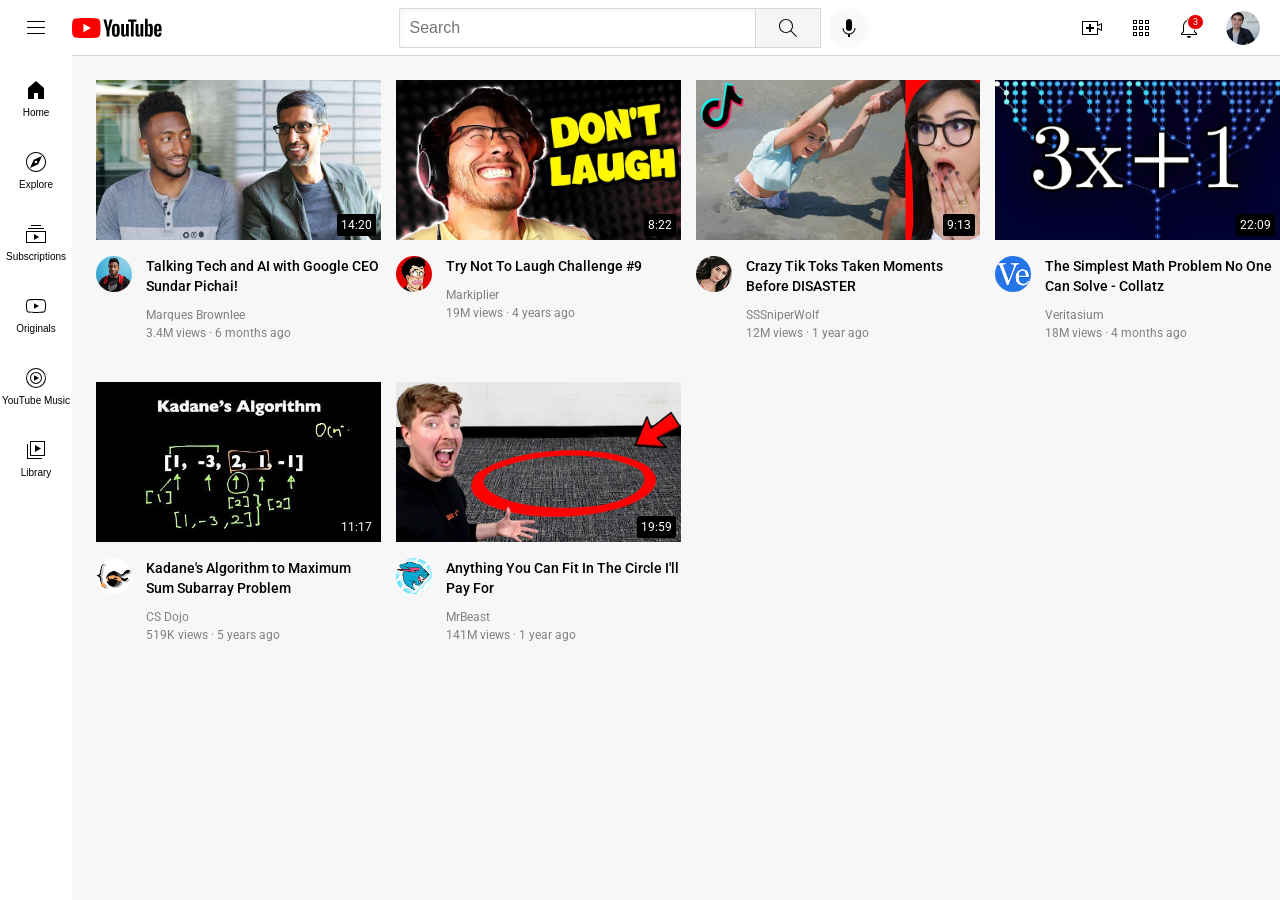
<file: index.html>
<!DOCTYPE html>
<html lang="en">

<head>
  <meta charset="UTF-8" />
  <meta http-equiv="X-UA-Compatible" content="IE=edge" />
  <meta name="viewport" content="width=device-width, initial-scale=1.0" />
  <title>YouTube.com Clone</title>
  <link rel="preconnect" href="https://fonts.googleapis.com" />
  <link rel="preconnect" href="https://fonts.gstatic.com" crossorigin />
  <link href="https://fonts.googleapis.com/css2?family=Roboto:wght@400;500;700&display=swap" rel="stylesheet" />
  <link rel="stylesheet" href="styles/general.css" />
  <link rel="stylesheet" href="styles/header.css" />
  <link rel="stylesheet" href="styles/video.css" />
  <link rel="stylesheet" href="styles/sidebar.css" />
</head>

<!-- This is a Comment for html-->

<body>
  <header class="header">
    <div class="left-section">
      <img class="hamberger-menu" src="icons/hamburger-menu.svg" alt="" />
      <img class="youtube-logo" src="icons/youtube-logo.svg" alt="" />
    </div>
    <div class="middle-section">
      <input class="search-bar" type="text" placeholder="Search" />
      <button class="search-button">
        <img class="search-icon" src="icons/search.svg" alt="" />
        <div class="tooltip">Search</div>
      </button>
      <button class="voice-search-button">
        <img class="voice-search-icon" src="icons/voice-search-icon.svg" alt="" />
        <div class="tooltip">Search with your voice</div>
      </button>
    </div>
    <div class="right-section">
      <div class="upload-icon-container">
        <img class="upload-icon" src="icons/upload.svg" alt="" />
        <div class="tooltip">Create</div>
      </div>
      <div class="youtube-app-container">
        <img class="youtube-apps-icon" src="icons/youtube-apps.svg" alt="" />
        <div class="tooltip">YouTube Apps</div>
      </div>
      <div class="notifications-icon-container">
        <img class="notifications-icon" src="icons/notifications.svg" alt="" />
        <div class="notification-count">
          <p>3</p>
        </div>
        <div class="tooltip">Notifications</div>
      </div>

      <img class="current-user-picture" src="channel-picture/my-channel.jpeg" alt="" />
    </div>
  </header>

  <nav class="sidebar">
    <button class="sidebar-link">
      <img class="sidebar-icons-img" src="sidebar-icons/home.svg" alt="" />
      <div>Home</div>
    </button>
    <button class="sidebar-link">
      <img class="sidebar-icons-img" src="sidebar-icons/explore.svg" alt="" />
      <div>Explore</div>
    </button>
    <button class="sidebar-link">
      <img class="sidebar-icons-img" src="sidebar-icons/subscriptions.svg" alt="" />
      <div>Subscriptions</div>
    </button>
    <button class="sidebar-link">
      <img class="sidebar-icons-img" src="sidebar-icons/originals.svg" alt="" />
      <div>Originals</div>
    </button>
    <button class="sidebar-link">
      <img class="sidebar-icons-img" src="sidebar-icons/youtube-music.svg" alt="" />
      <div>YouTube Music</div>
    </button>
    <button class="sidebar-link">
      <img class="sidebar-icons-img" src="sidebar-icons/library.svg" alt="" />
      <div>Library</div>
    </button>
  </nav>

  <main>
    <section class="video-grid">
      <div class="video-preview">
        <div class="thumbnail-row">
          <a href="https://www.youtube.com/watch?v=n2RNcPRtAiY" target="_blank" rel="noopener"><img class="thumbnail"
              src="thumbnails/thumbnail-1.webp" alt="thumbnail" /></a>
          <div class="video-time">
            <p>14:20</p>
          </div>
        </div>

        <div class="video-grid-info">
          <div class="channel-picture">
            <img class="profile-picture" src="channel-picture/channel-1.jpeg" alt="thumbnail" />
          </div>
          <div class="video-info">
            <p class="video-title">
              Talking Tech and AI with Google CEO Sundar Pichai!
            </p>
            <p class="video-author">Marques Brownlee</p>
            <p class="video-stats">3.4M views · 6 months ago</p>
          </div>
        </div>
      </div>

      <div class="video-preview">
        <div class="thumbnail-row">
          <a href="https://www.youtube.com/watch?v=mP0RAo9SKZk" target="_blank" rel="noopener"><img class="thumbnail"
              src="thumbnails/thumbnail-2.webp" alt="thumbnail" /></a>

          <div class="video-time">
            <p>8:22</p>
          </div>
        </div>

        <div class="video-grid-info">
          <div class="channel-picture">
            <img class="profile-picture" src="channel-picture/channel-2.jpeg" alt="thumbnail" />
          </div>
          <div class="video-info">
            <p class="video-title">Try Not To Laugh Challenge #9</p>
            <p class="video-author">Markiplier</p>
            <p class="video-stats">19M views · 4 years ago</p>
          </div>
        </div>
      </div>

      <div class="video-preview">
        <div class="thumbnail-row">
          <a href="https://www.youtube.com/watch?v=FgjPQQeTh1w" target="_blank" rel="noopener"><img class="thumbnail"
              src="thumbnails/thumbnail-3.webp" alt="thumbnail" /></a>

          <div class="video-time">
            <p>9:13</p>
          </div>
        </div>

        <div class="video-grid-info">
          <div class="channe3-picture">
            <img class="profile-picture" src="channel-picture/channel-3.jpeg" alt="thumbnail" />
          </div>
          <div class="video-info">
            <p class="video-title">
              Crazy Tik Toks Taken Moments Before DISASTER
            </p>
            <p class="video-author">SSSniperWolf</p>
            <p class="video-stats">12M views · 1 year ago</p>
          </div>
        </div>
      </div>

      <div class="video-preview">
        <div class="thumbnail-row">
          <a href="https://www.youtube.com/watch?v=094y1Z2wpJg" target="_blank" rel="noopener">
            <img class="thumbnail" src="thumbnails/thumbnail-4.webp" alt="thumbnail" /></a>

          <div class="video-time">
            <p>22:09</p>
          </div>
        </div>

        <div class="video-grid-info">
          <div class="channel-picture">
            <img class="profile-picture" src="channel-picture/channel-4.jpeg" alt="thumbnail" />
          </div>
          <div class="video-info">
            <p class="video-title">
              The Simplest Math Problem No One Can Solve - Collatz
            </p>
            <p class="video-author">Veritasium</p>
            <p class="video-stats">18M views · 4 months ago</p>
          </div>
        </div>
      </div>

      <div class="video-preview">
        <div class="thumbnail-row">
          <a href="https://www.youtube.com/watch?v=86CQq3pKSUw" target="_blank" rel="noopener">
            <img class="thumbnail" src="thumbnails/thumbnail-5.webp" alt="thumbnail" /></a>

          <div class="video-time">
            <p>11:17</p>
          </div>
        </div>

        <div class="video-grid-info">
          <div class="channel-picture">
            <img class="profile-picture" src="channel-picture/channel-5.jpeg" alt="thumbnail" />
          </div>
          <div class="video-info">
            <p class="video-title">
              Kadane's Algorithm to Maximum Sum Subarray Problem
            </p>
            <p class="video-author">CS Dojo</p>
            <p class="video-stats">519K views · 5 years ago</p>
          </div>
        </div>
      </div>

      <div class="video-preview">
        <div class="thumbnail-row">
          <a href="https://www.youtube.com/watch?v=yXWw0_UfSFg" target="_blank" rel="noopener">
            <img class="thumbnail" src="thumbnails/thumbnail-6.webp" alt="thumbnail" />
            <div class="video-time">
              <p>19:59</p>
            </div>
          </a>
        </div>

        <div class="video-grid-info">
          <div class="channel-picture">
            <img class="profile-picture" src="channel-picture/channel-6.jpeg" alt="thumbnail" />
          </div>
          <div class="video-info">
            <p class="video-title">
              Anything You Can Fit In The Circle I'll Pay For
            </p>
            <p class="video-author">MrBeast</p>
            <p class="video-stats">141M views · 1 year ago</p>
          </div>
        </div>
      </div>
    </section>
  </main>
</body>

</html>
</file>
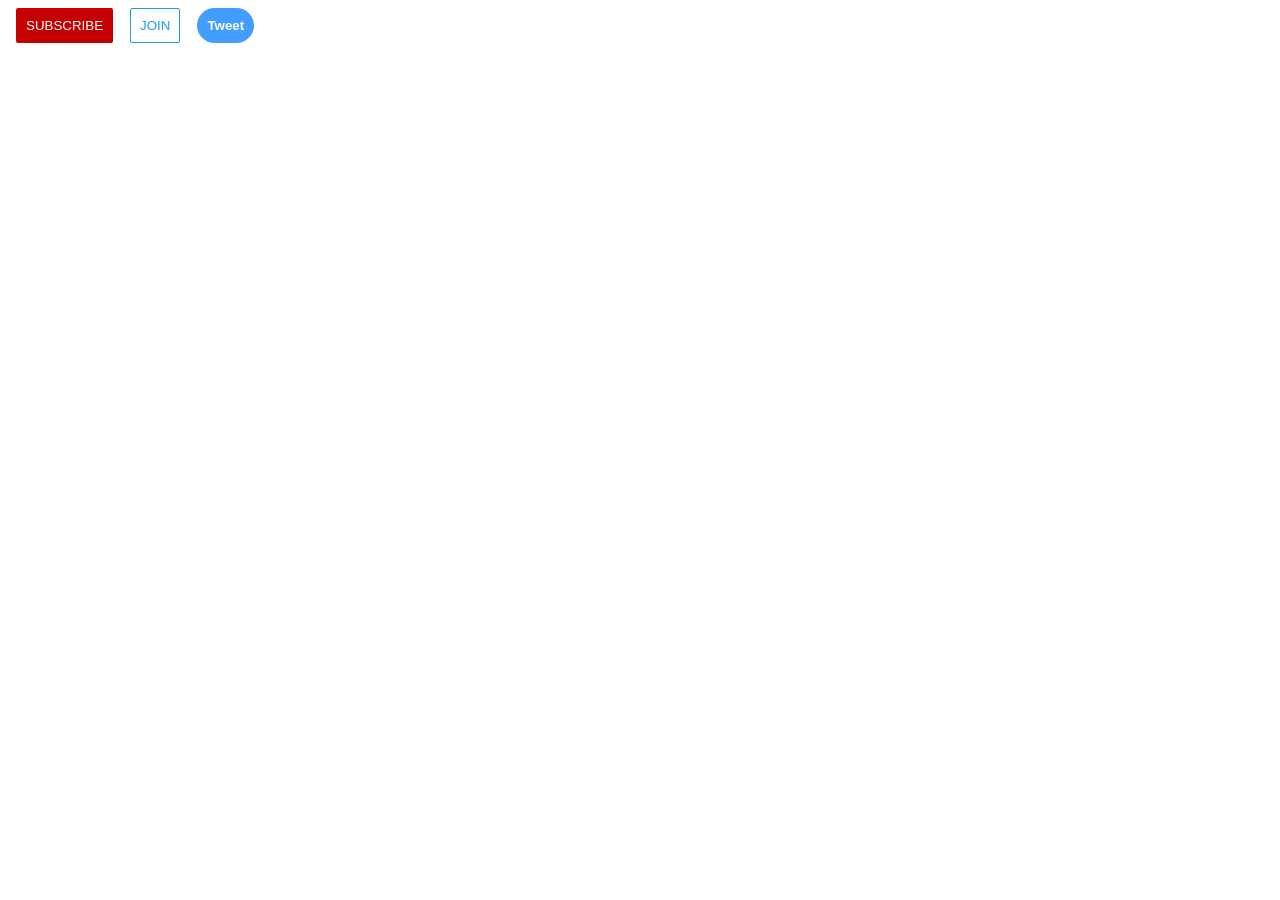
<file: intro-to-html/buttons.html>
<!DOCTYPE html>
<html lang="en">
  <head>
    <!-- <meta charset="UTF-8">
        <meta http-equiv="X-UA-Compatible" content="IE=edge">
        <meta name="viewport" content="width=device-width, initial-scale=1.0"> -->
    <title>Button Document</title>
    <link rel="stylesheet" href="styles/buttons.css" />
  </head>

  <body>
    <button class="subscribe-button">SUBSCRIBE</button>
    <button class="join-button">JOIN</button>
    <button class="tweet-button">Tweet</button>
  </body>
</html>
</file>
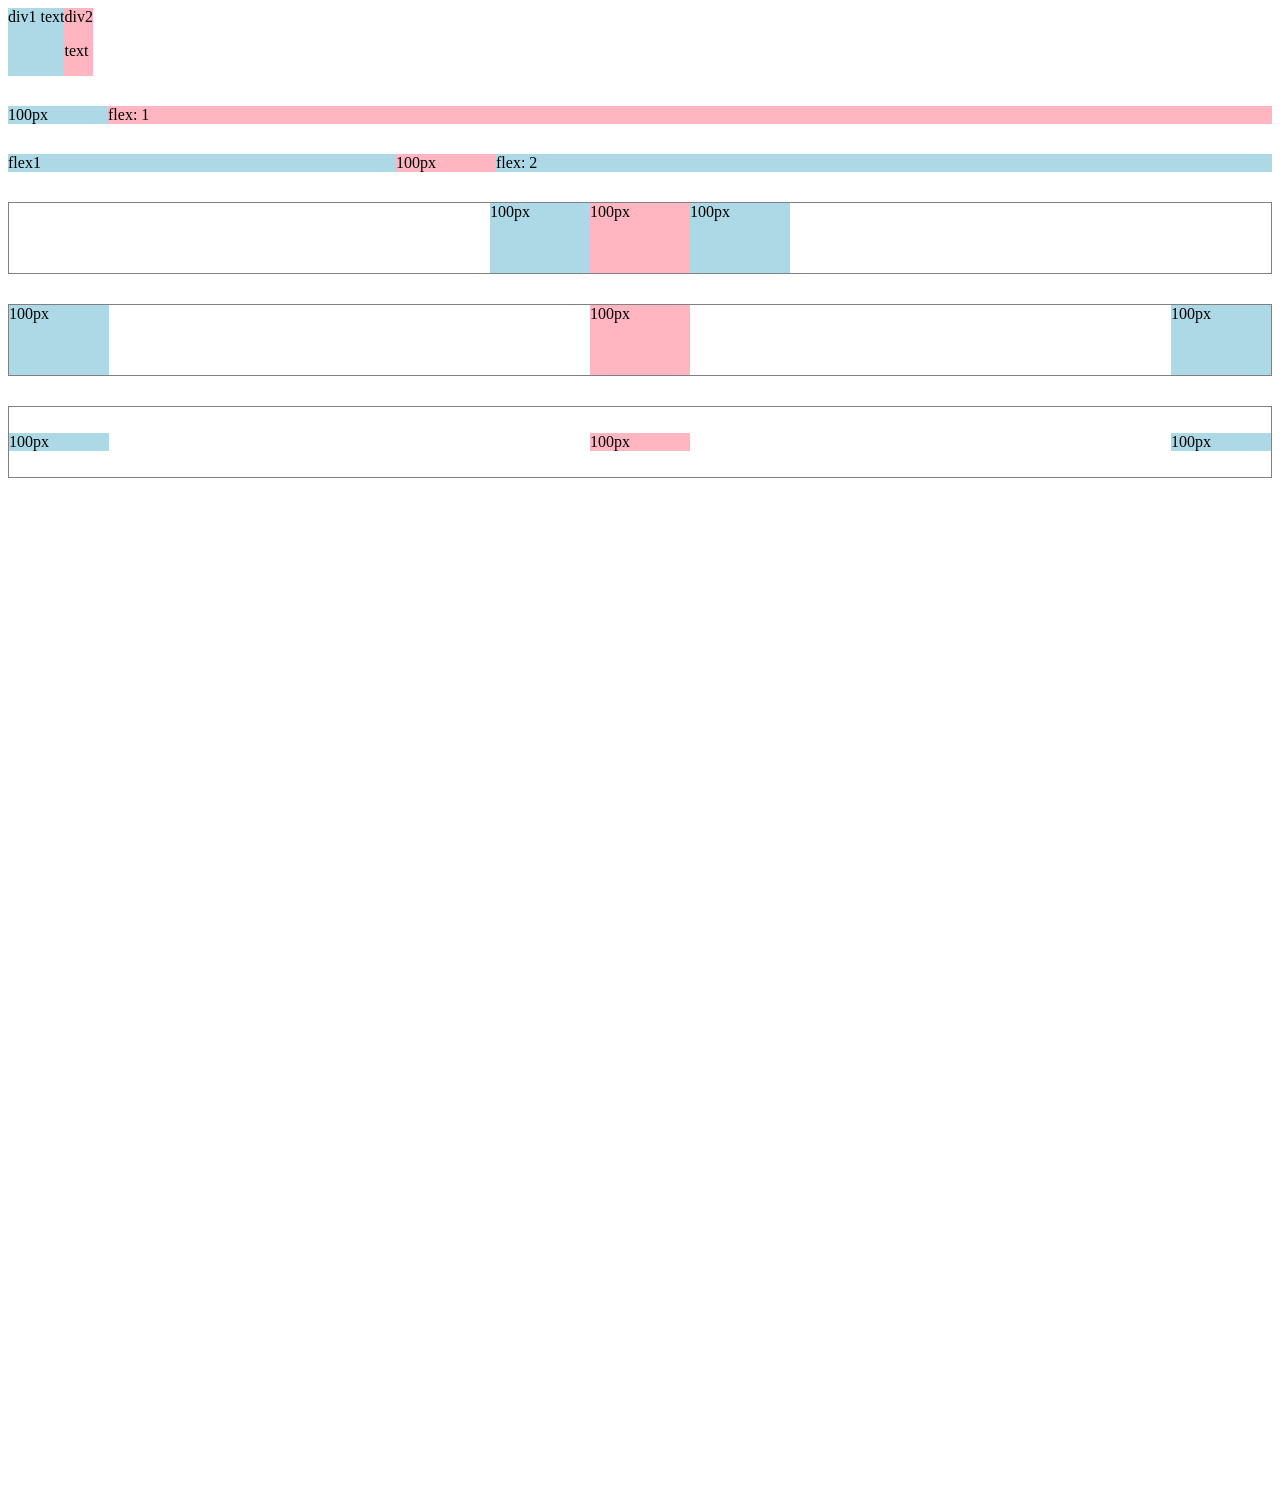
<file: intro-to-html/flexbox.html>
<!DOCTYPE html>
<html lang="en">
  <head>
    <meta charset="UTF-8" />
    <meta http-equiv="X-UA-Compatible" content="IE=edge" />
    <meta name="viewport" content="width=device-width, initial-scale=1.0" />
    <title>Flexbox Practice</title>
  </head>
  <body style="padding-bottom: 1000px">
    <div style="display: flex; flex-direction: row">
      <div style="background-color: lightblue">div1 text</div>
      <div style="background-color: lightpink">
        div2
        <p>text</p>
      </div>
    </div>

    <div style="margin-top: 30px; display: flex; flex-direction: row">
      <div style="width: 100px; background-color: lightblue">100px</div>
      <div style="flex: 1; background-color: lightpink">flex: 1</div>
    </div>

    <div style="margin-top: 30px; display: flex; flex-direction: row">
      <div style="flex: 1; background-color: lightblue">flex1</div>
      <div style="width: 100px; background-color: lightpink">100px</div>
      <div style="flex: 2; background-color: lightblue">flex: 2</div>
    </div>

    <div
      style="
        margin-top: 30px;
        height: 70px;
        border-width: 1px;
        border-style: solid;
        border-color: gray;

        display: flex;
        flex-direction: row;
        justify-content: center;
      "
    >
      <div style="width: 100px; background-color: lightblue">100px</div>
      <div style="width: 100px; background-color: lightpink">100px</div>
      <div style="width: 100px; background-color: lightblue">100px</div>
    </div>

    <div
      style="
        margin-top: 30px;
        height: 70px;
        border-width: 1px;
        border-style: solid;
        border-color: gray;

        display: flex;
        flex-direction: row;
        justify-content: space-between;
      "
    >
      <div style="width: 100px; background-color: lightblue">100px</div>
      <div style="width: 100px; background-color: lightpink">100px</div>
      <div style="width: 100px; background-color: lightblue">100px</div>
    </div>

    <div
      style="
        margin-top: 30px;
        height: 70px;
        border-width: 1px;
        border-style: solid;
        border-color: gray;

        display: flex;
        flex-direction: row;
        justify-content: space-between;
        align-items: center;
      "
    >
      <div style="width: 100px; background-color: lightblue">100px</div>
      <div style="width: 100px; background-color: lightpink">100px</div>
      <div style="width: 100px; background-color: lightblue">100px</div>
    </div>
  </body>
</html>
</file>
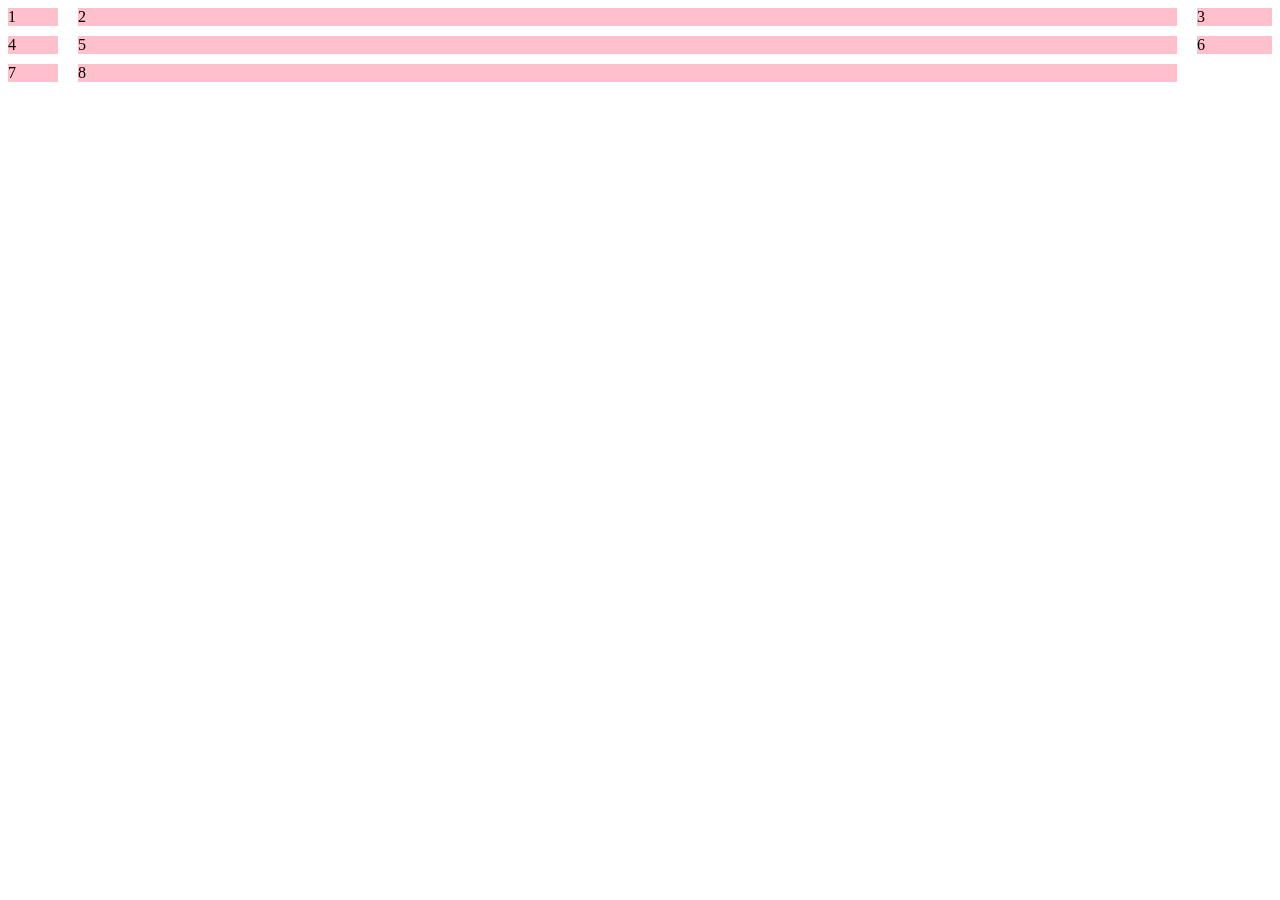
<file: intro-to-html/lesson11.html>
<!DOCTYPE html>
<html lang="en">
  <head>
    <meta charset="UTF-8" />
    <meta http-equiv="X-UA-Compatible" content="IE=edge" />
    <meta name="viewport" content="width=device-width, initial-scale=1.0" />
    <title>Document</title>
    <style>
      .grid {
        display: grid;
        grid-template-columns: 50px 1fr 75px;
        column-gap: 20px;
        row-gap: 10px;
      }
      .block {
        background-color: pink;
      }
    </style>
  </head>
  <body>
    <div class="grid">
      <div class="block">1</div>
      <div class="block">2</div>
      <div class="block">3</div>
      <div class="block">4</div>
      <div class="block">5</div>
      <div class="block">6</div>
      <div class="block">7</div>
      <div class="block">8</div>
    </div>
  </body>
</html>
</file>
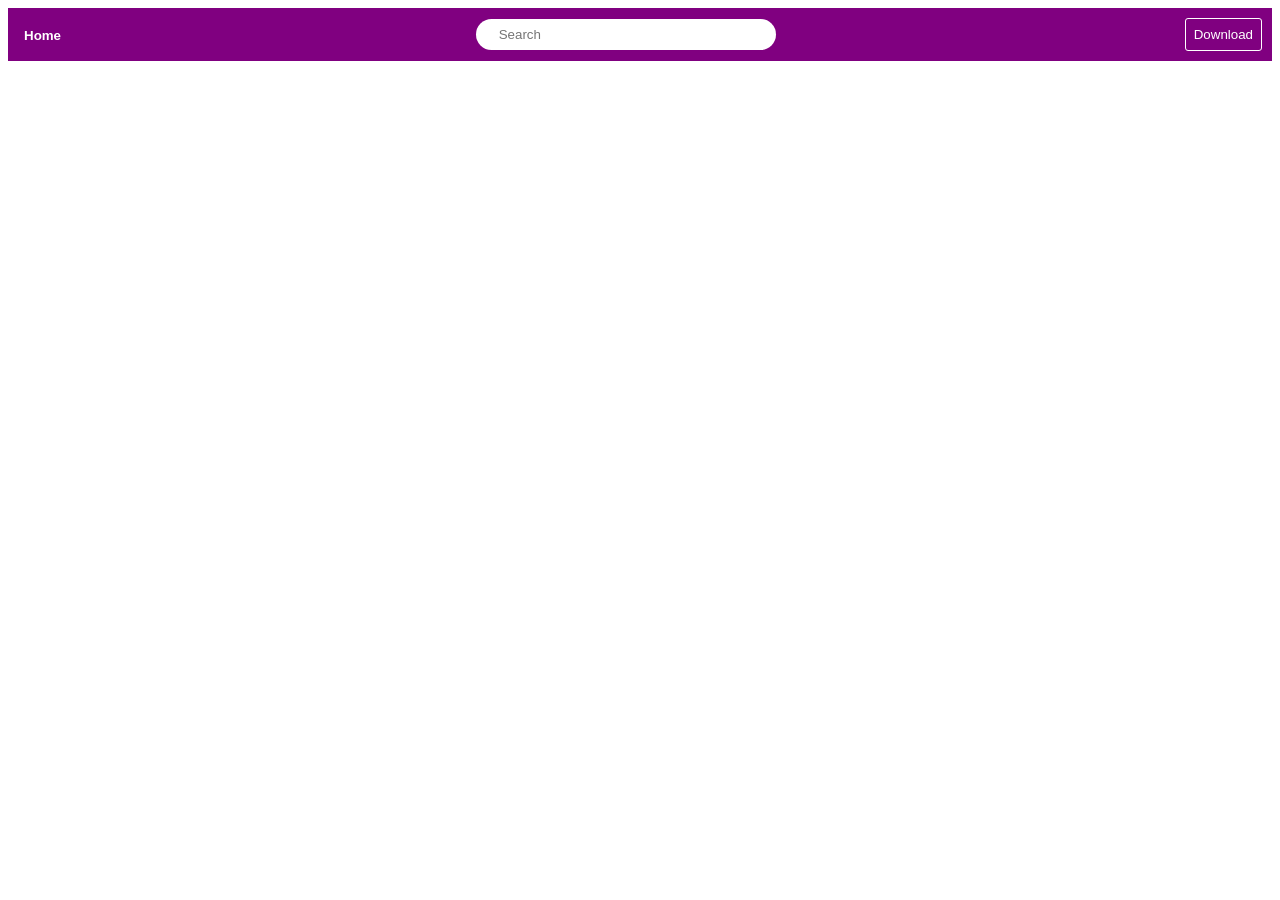
<file: intro-to-html/lesson12.html>
<!DOCTYPE html>
<html lang="en">
  <head>
    <meta charset="UTF-8" />
    <meta http-equiv="X-UA-Compatible" content="IE=edge" />
    <meta name="viewport" content="width=device-width, initial-scale=1.0" />
    <title>Document</title>
  </head>
  <body>
    <div
      class="header"
      style="
        display: flex;
        flex-direction: row;
        justify-content: space-between;
        align-items: center;
        background-color: purple;
        border: solid 10px;
        border-color: purple;
      "
    >
      <div class="left-section">
        <button
          style="
            background-color: rgba(128, 128, 128, 0);
            font-weight: bold;
            color: white;
            border: none;
            cursor: pointer;
          "
        >
          Home
        </button>
      </div>
      <div
        class="middle-section"
        style="
          border: none;
          display: flex;
          flex-direction: row;
          flex: 1;
          max-width: 300px;
        "
      >
        <input
          type="text"
          placeholder="    Search"
          style="
            border: none;
            border-radius: 16px;
            padding: 8px;
            flex: 1;
            width: 0;
          "
        />
      </div>
      <div class="right-section">
        <button
          style="
            background-color: purple;
            color: white;
            border: solid 1px;
            border-color: white;
            border-radius: 3px;
            padding: 8px;
            cursor: pointer;
          "
        >
          Download
        </button>
      </div>
    </div>
  </body>
</html>
</file>
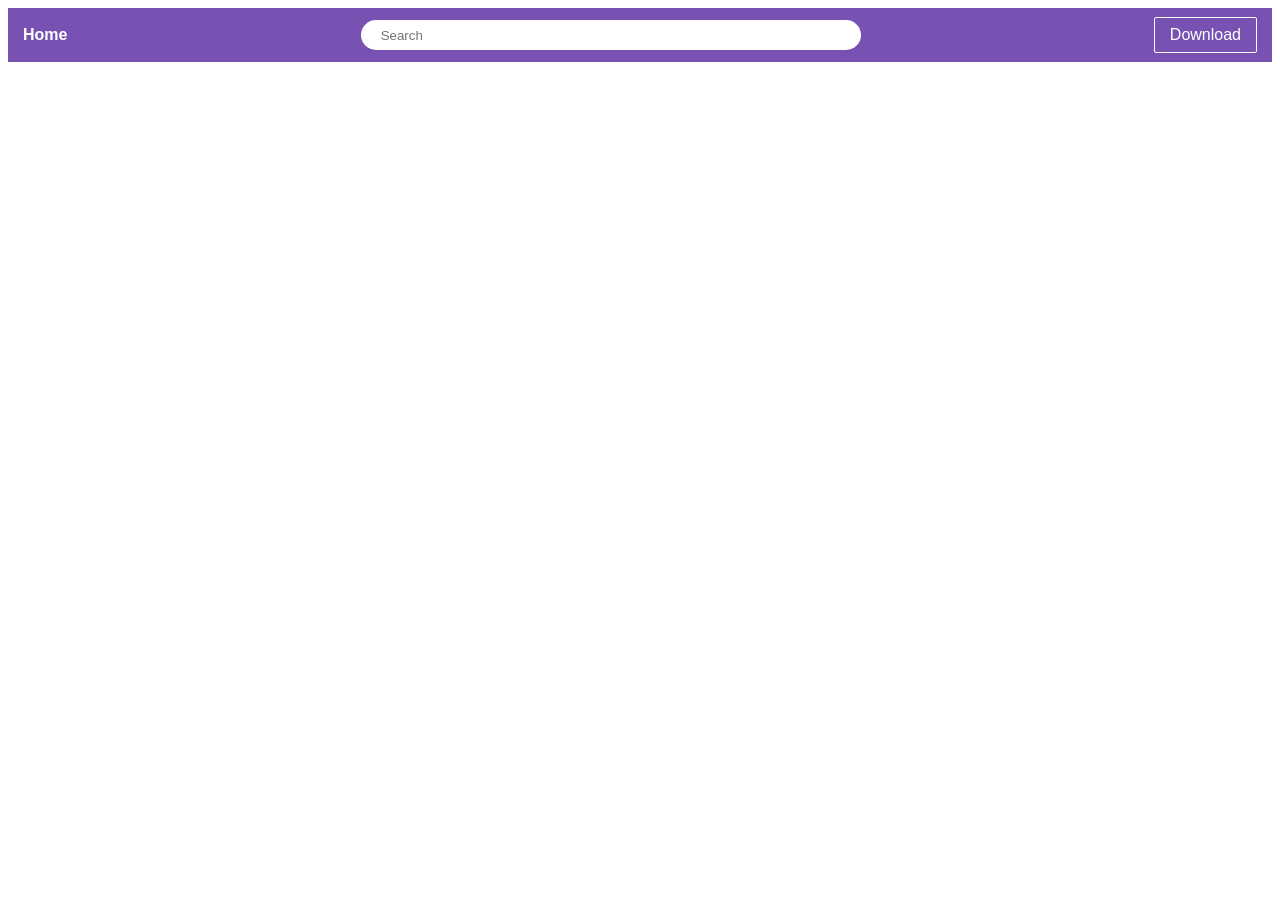
<file: intro-to-html/lesson12f.html>
<html>
  <head>
    <link rel="stylesheet" href="styles/lesson12f.css" />
  </head>
  <body>
    <div class="header">
      <div class="home-link">Home</div>
      <input class="text-box" placeholder="Search" />
      <button>Download</button>
    </div>
  </body>
</html>
</file>
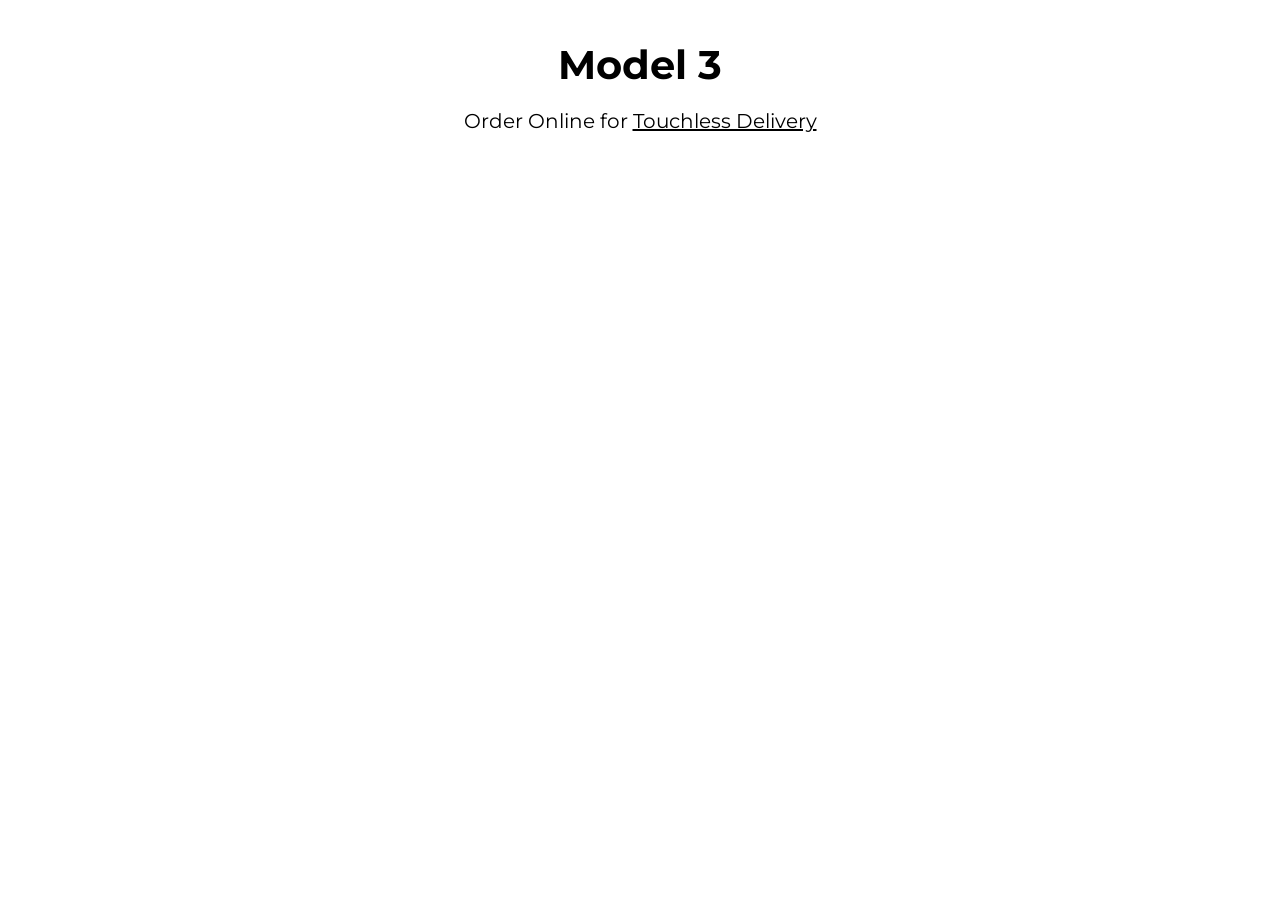
<file: intro-to-html/lesson6.html>
<!DOCTYPE html>
<html lang="en">
  <head>
    <!-- <meta charset="UTF-8">
  <meta http-equiv="X-UA-Compatible" content="IE=edge">
  <meta name="viewport" content="width=device-width, initial-scale=1.0"> -->
    <title>Lesson6</title>
    <link rel="preconnect" href="https://fonts.googleapis.com">
    <link rel="preconnect" href="https://fonts.gstatic.com" crossorigin>
    <link href="https://fonts.googleapis.com/css2?family=Montserrat:wght@400;700&display=swap" rel="stylesheet">
    <link rel="stylesheet" href="styles/lesson6.css">
  </head>
  <body>
    <p class="title">
      Model 3
    </p>
    <p class="sub-title">Order Online for <u>Touchless Delivery<u></p>
  </body>
</html>
</file>
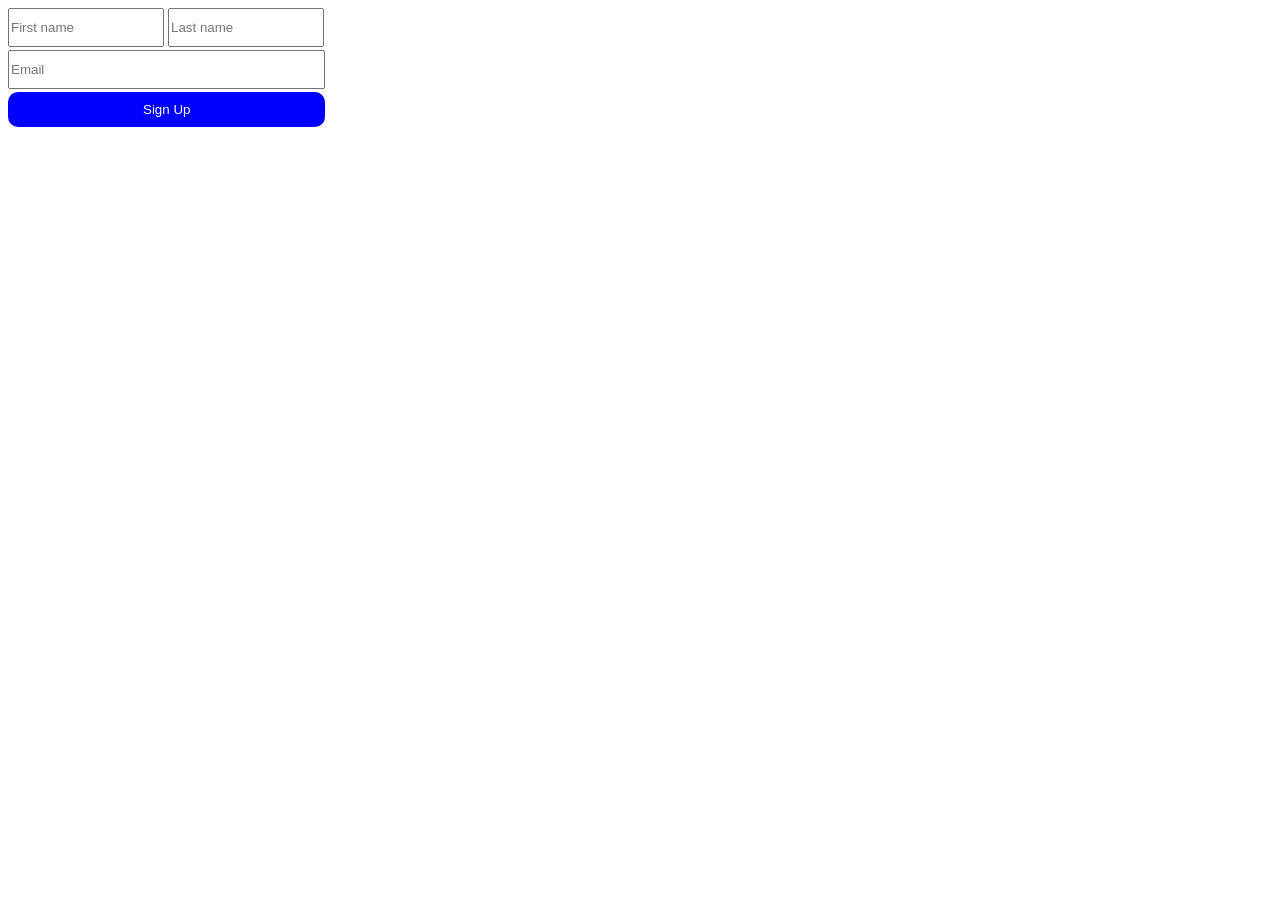
<file: intro-to-html/lesson8.html>
<!DOCTYPE html>
<html lang="en">
  <head>
    <meta charset="UTF-8" />
    <meta http-equiv="X-UA-Compatible" content="IE=edge" />
    <meta name="viewport" content="width=device-width, initial-scale=1.0" />
    <title>SignUp</title>
    <link rel="stylesheet" href="styles/lesson8.css" />
  </head>
  <body>
    <input class="firstName-input" type="text" placeholder="First name" />
    <input class="lastName-input" type="text" placeholder="Last name" />
    <input class="email-input" type="text" placeholder="Email" />
    <button class="signUp-buton">Sign Up</button>
  </body>
</html>
</file>
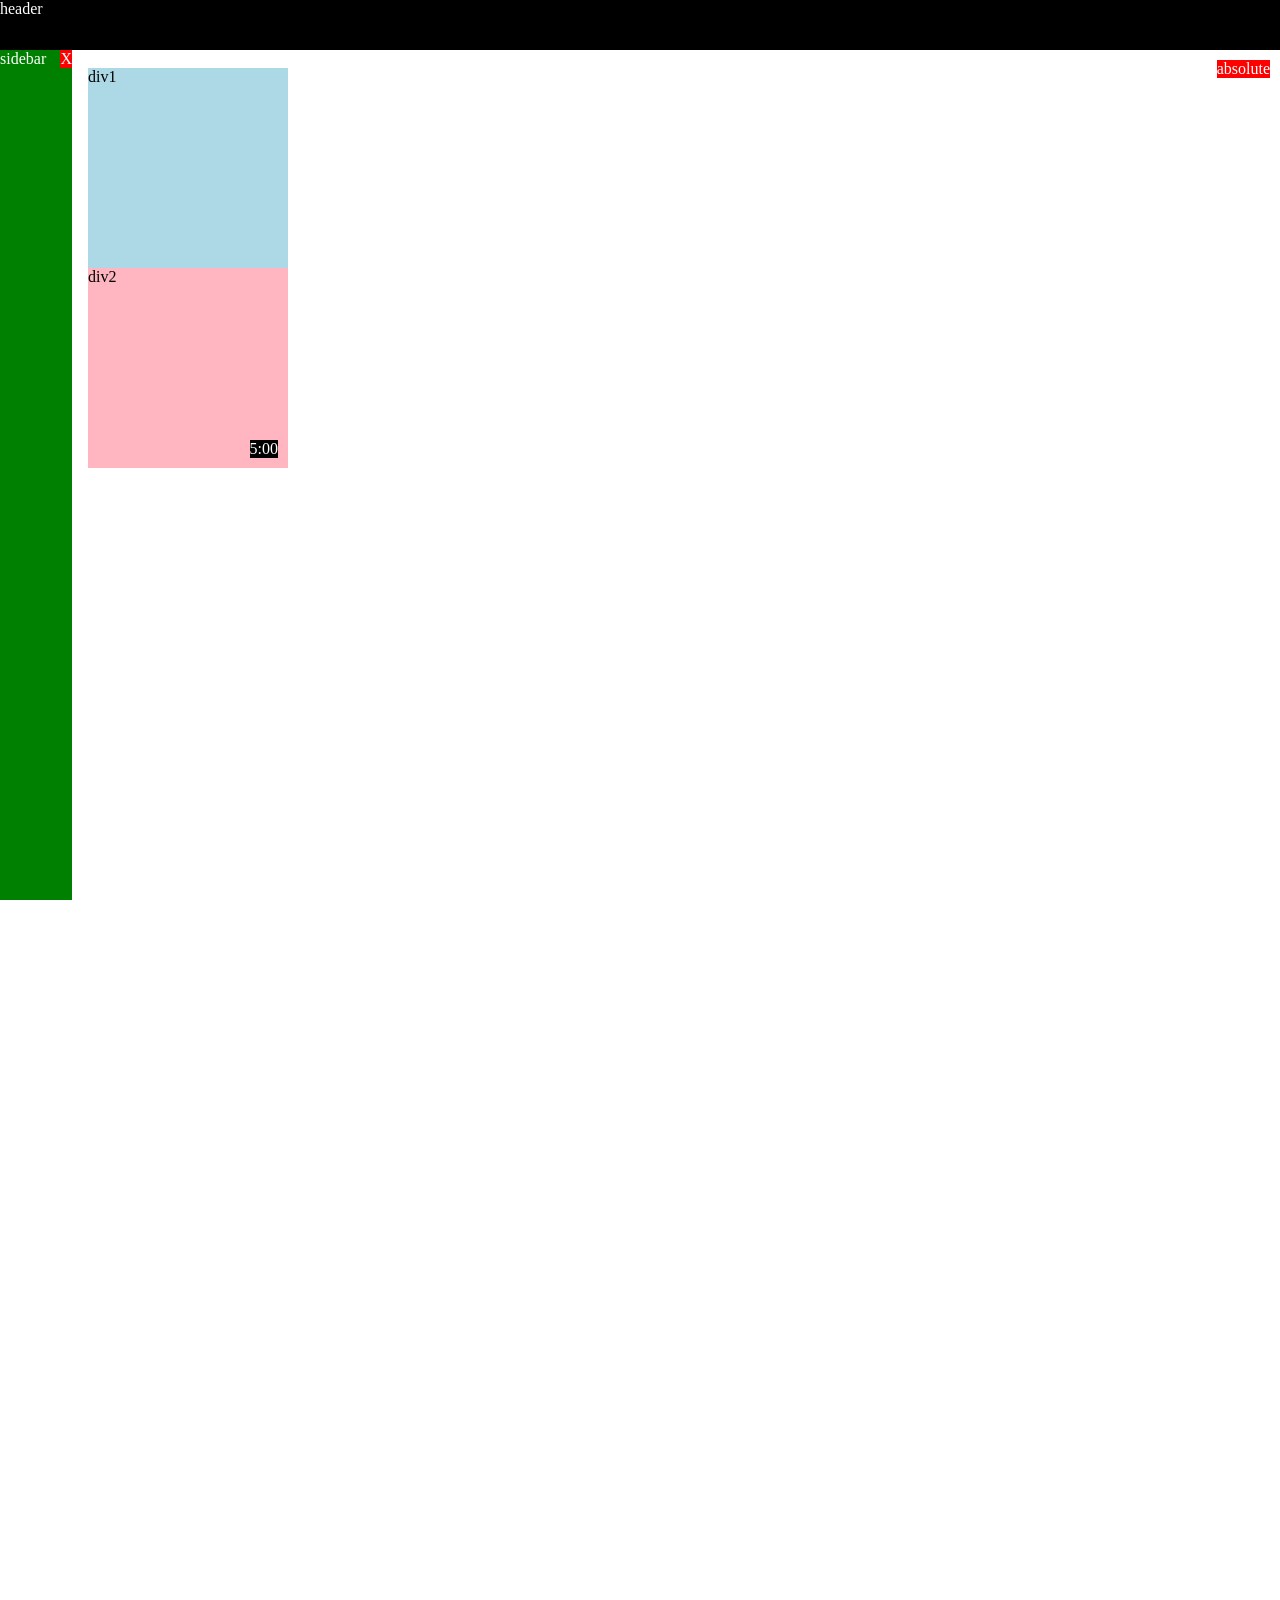
<file: intro-to-html/position.html>
<!DOCTYPE html>
<html lang="en">
  <head>
    <meta charset="UTF-8" />
    <meta http-equiv="X-UA-Compatible" content="IE=edge" />
    <meta name="viewport" content="width=device-width, initial-scale=1.0" />
    <title>Position Practice</title>
  </head>
  <body style="height: 3000px; padding-top: 60px; padding-left: 80px">
    <div
      style="
        background-color: black;
        color: white;
        position: fixed;
        top: 0;
        left: 0;
        right: 0;
        height: 50px;
      "
    >
      header
    </div>

    <div
      style="
        background-color: green;
        color: white;
        position: fixed;
        left: 0;
        bottom: 0;
        top: 50px;
        width: 72px;
      "
    >
      sidebar
      <div
        style="
          position: absolute;
          background-color: red;
          color: white;
          top: 0;
          right: 0;
        "
      >
        X
      </div>
    </div>

    <div
      style="
        position: absolute;
        background-color: red;
        color: white;
        top: 60px;
        right: 10px;
      "
    >
      absolute
    </div>

    <div
      style="
        background-color: lightblue;
        height: 200px;
        width: 200px;
        position: static;
      "
    >
      div1
    </div>
    <div
      style="
        background-color: lightpink;
        height: 200px;
        width: 200px;
        position: relative;
      "
    >
      div2
      <div
        style="
          position: absolute;
          background-color: black;
          color: white;
          bottom: 10px;
          right: 10px;
        "
      >
        5:00
      </div>
    </div>
  </body>
</html>
</file>
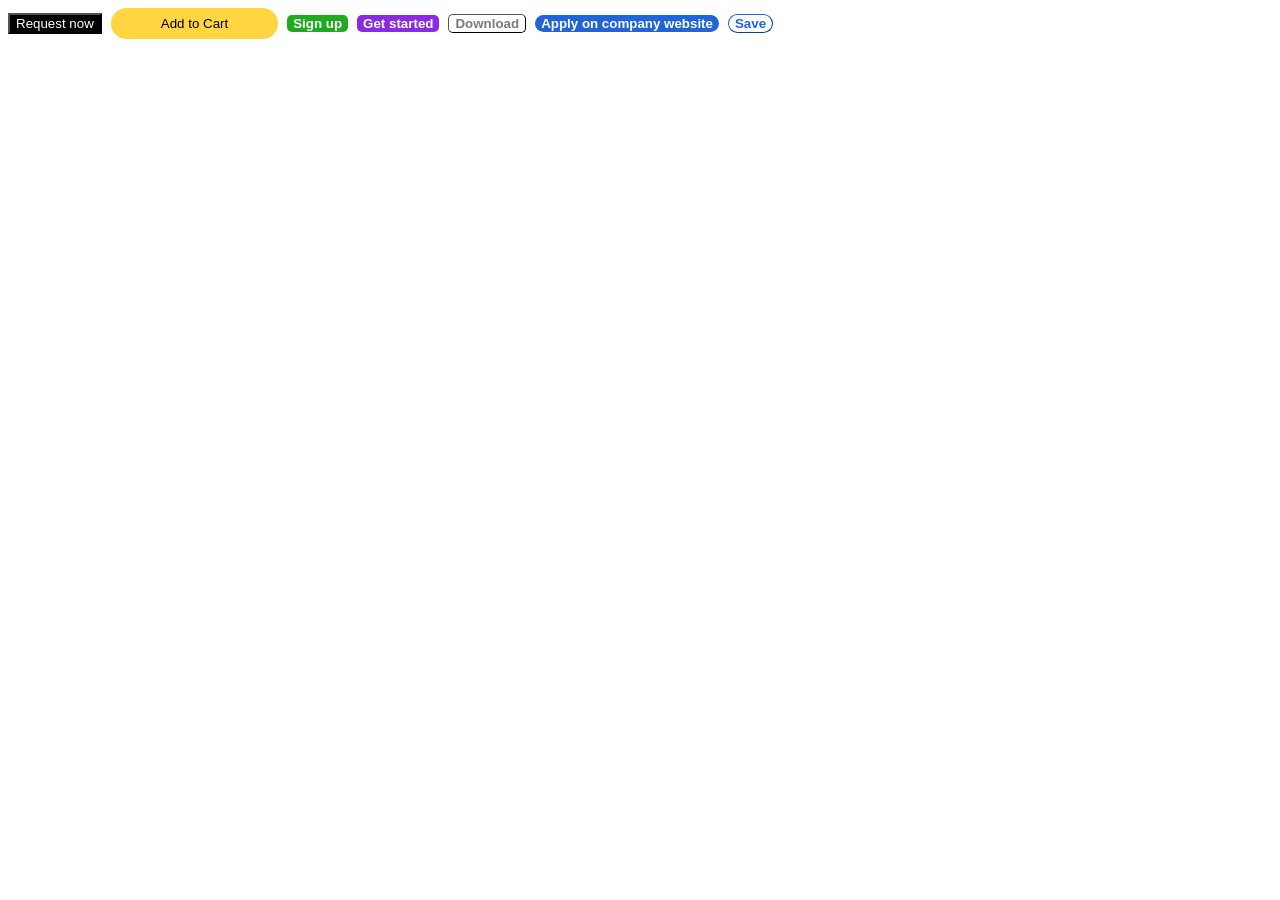
<file: intro-to-html/practice.html>
<!DOCTYPE html>
<html lang="en">
  <head>
    <!-- <meta charset="UTF-8" />
    <meta http-equiv="X-UA-Compatible" content="IE=edge" />
    <meta name="viewport" content="width=device-width, initial-scale=1.0" /> -->
    <title>Document</title>
    <link rel="stylesheet" href="styles/practice.css" />
  </head>
  <body>
    <button class="Uber">Request now</button>
    <button class="Amazon">Add to Cart</button>
    <button class="GitHub">Sign up</button>

    <button class="BootstrapGetStarted">Get started</button>
    <button class="BootstrapDownload">Download</button>

    <button class="LinkedInApply">Apply on company website</button>
    <button class="LinkedInSave">Save</button>
  </body>
</html>
</file>
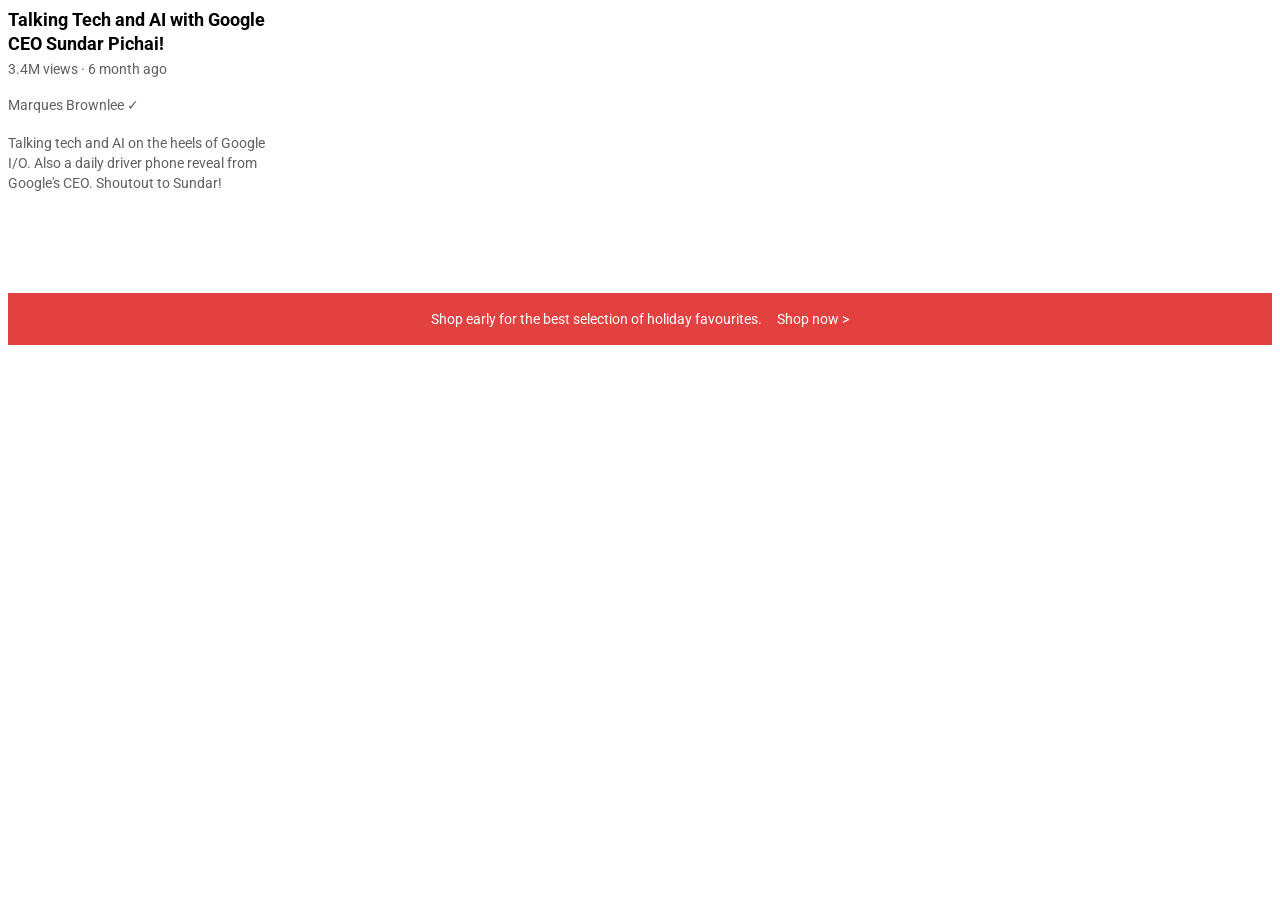
<file: intro-to-html/text.html>
<!DOCTYPE html>
<html lang="en">

  <head>
    <!-- <meta charset="UTF-8">
        <meta http-equiv="X-UA-Compatible" content="IE=edge">
        <meta name="viewport" content="width=device-width, initial-scale=1.0"> -->
    <title>Text Document</title>
    <link rel="preconnect" href="https://fonts.googleapis.com">
    <link rel="preconnect" href="https://fonts.gstatic.com" crossorigin>
    <link href="https://fonts.googleapis.com/css2?family=Roboto&display=swap" rel="stylesheet">
    <link rel="stylesheet" href="styles\text.css">
  </head>

  <body>
    <p class="video-title">
      Talking Tech and AI with Google CEO Sundar Pichai!
    </p>

    <p class="video-stats">
      3.4M views &#183 6 month ago
    </p>

    <p class="video-author">
      Marques Brownlee &#10003
    </p>

    <p class="video-desription">
      Talking tech and AI on the heels of Google I/O.
      Also a daily driver phone reveal from Google's CEO.
      Shoutout to Sundar!
    </p>

    <p class="apple">
      Shop early for the best selection of holiday favourites.
      <span class="shop-link">Shop now &#62</span>
    </p>
  </body>

</html>
</file>
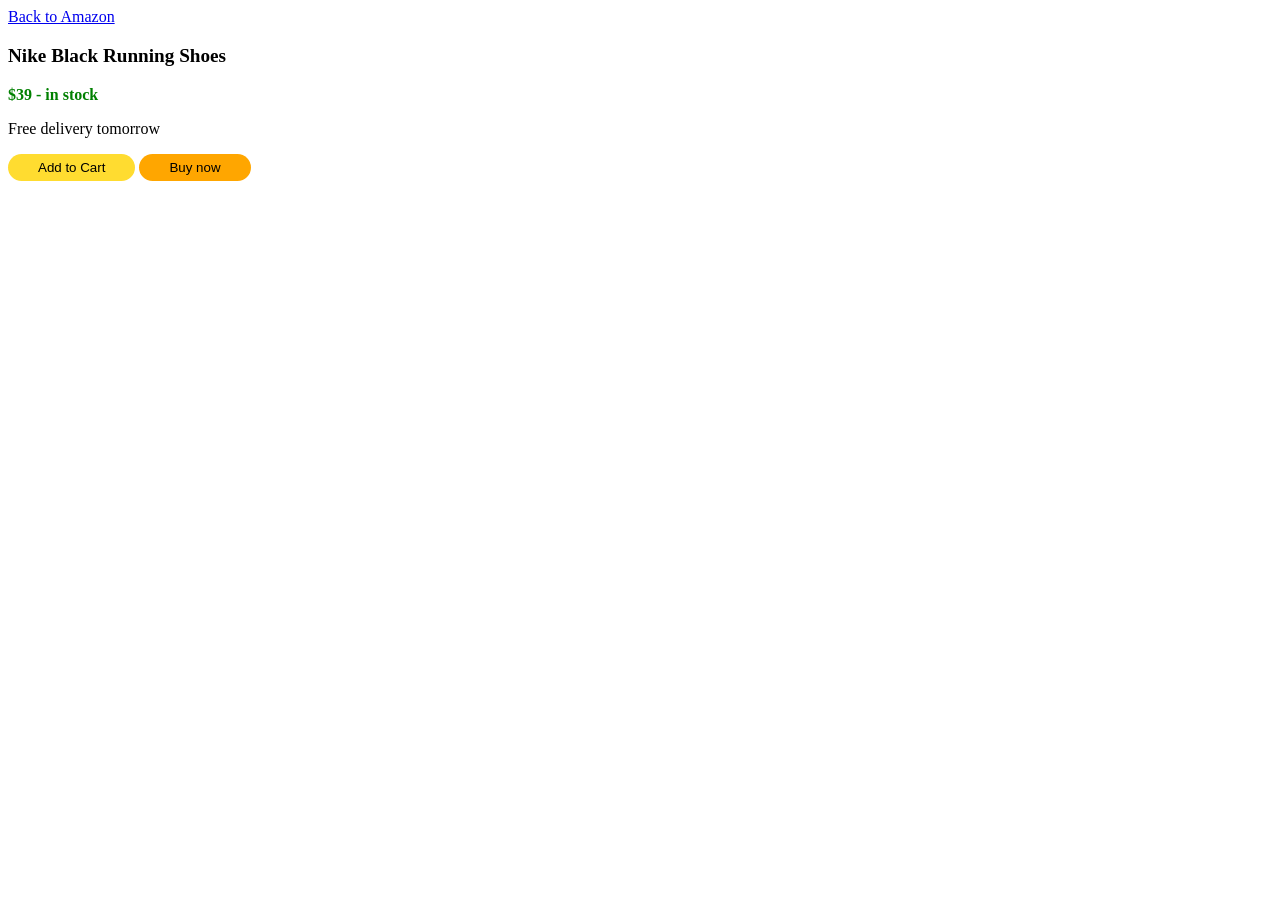
<file: intro-to-html/website.html>
<!DOCTYPE html>
<html lang="en">
  <head>
    <!-- <meta charset="UTF-8">
  <meta http-equiv="X-UA-Compatible" content="IE=edge">
  <meta name="viewport" content="width=device-width, initial-scale=1.0"> -->
    <title>Website Document</title>
    <link rel="stylesheet" href="styles/website.css" />
  </head>
  <body>
    <a href="https://www.amazon.com/" target="_blank">Back to Amazon</a>
    <p class="Title">Nike Black Running Shoes</p>
    <p class="price">$39 - in stock</p>
    <p class="delivery">Free delivery tomorrow</p>
    <button class="AddToCart-button">Add to Cart</button>
    <button class="BuyNow-button">Buy now</button>
  </body>
</html>
</file>
<file: styles/general.css>
p {
  margin-top: 0;
  margin-bottom: 0;
}

body {
  /* This style below will be inherited */
  font-family: Roboto, Arial;
  margin: 0;
  padding-top: 80px;
  padding-left: 96px;
  background-color: rgb(247, 247, 247);

  /* text-decoration: underline; */
}
</file>
<file: styles/header.css>
.header {
  height: 55px;
  display: grid;
  /* grid-template-columns: 1fr 1fr 1fr; */
  display: flex;
  flex-direction: row;
  justify-content: space-between;

  position: fixed;
  top: 0;
  left: 0;
  right: 0;
  z-index: 100;

  background-color: white;
  border-bottom-width: 1px;
  border-bottom-style: solid;
  border-bottom-color: rgb(211, 211, 211);
}

.left-section {
  display: flex;
  align-items: center;
}

.middle-section {
  /* background-color: lightpink; */
  flex: 1;
  margin-left: 60px;
  margin-right: 35px;
  max-width: 470px;
  display: flex;
  place-items: center;
}

.search-bar {
  flex: 1;
  height: 36px;
  padding-left: 10px;
  font-size: 16px;
  border-width: 1px;
  border-style: solid;
  border-color: rgb(216, 216, 216);
  border-radius: 2px;
  box-shadow: inset 1px 2px 5px rgba(0, 0, 0, 0.05);
  width: 0;
}

.search-bar::placeholder {
  font-size: 16px;
}
.search-icon,
.voice-search-icon {
  height: 24px;
}
.search-button {
  height: 40px;
  width: 66px;
  background-color: rgba(226, 226, 226, 0.359);
  border-width: 1px;
  border-style: solid;
  border-color: rgb(216, 216, 216);
  margin-left: -1px;
  margin-right: 8px;
  cursor: pointer;
}

.search-button,
.voice-search-button,
.upload-icon-container,
.youtube-app-container,
.notifications-icon-container {
  display: flex;
  justify-content: center;
  align-items: center;
  position: relative;
}

.search-button:hover {
  background-color: rgb(237, 237, 237);
}

.search-button .tooltip,
.voice-search-button .tooltip,
.upload-icon-container .tooltip,
.youtube-app-container .tooltip,
.notifications-icon-container .tooltip {
  position: absolute;
  bottom: -40px;
  z-index: 1000;

  background-color: rgb(93, 93, 93);
  color: white;
  padding: 8px 8px;
  border-radius: 2px;
  font-family: Roboto, Arial;
  font-size: 12px;
  opacity: 0;
  transition: 0.15s;
  pointer-events: none;
  white-space: nowrap;
}

.search-button:hover .tooltip,
.voice-search-button:hover .tooltip,
.upload-icon-container:hover .tooltip,
.youtube-app-container:hover .tooltip,
.notifications-icon-container:hover .tooltip {
  opacity: 0.9;
}

.voice-search-button {
  height: 40px;
  width: 40px;
  border-radius: 20px;
  border: none;
  background-color: rgba(226, 226, 226, 0.227);
}

.right-section {
  width: 180px;
  margin-right: 20px;
  display: flex;
  align-items: center;
  justify-content: space-between;
  flex-shrink: 0;
}

.upload-icon,
.youtube-apps-icon,
.notifications-icon {
  height: 24px;
  cursor: pointer;
}

.upload-icon:hover,
.youtube-apps-icon:hover,
.notifications-icon:hover {
}

.notifications-icon-container {
  position: relative;
}
.notification-count {
  position: absolute;
  right: -3px;
  top: -2px;

  background-color: rgb(226, 0, 0);
  color: white;
  padding: 2px 5px;

  font-size: 9px;

  border-width: 1px;
  border-radius: 10px;
  border-style: solid;
  border-color: white;
}

.current-user-picture {
  height: 34px;
  border-radius: 17px;
}

.hamberger-menu {
  width: 24px;
  margin-left: 24px;
  margin-right: 24px;
}

.youtube-logo {
  height: 20px;
}
</file>
<file: styles/video.css>
.video-preview {
  /* width: 300px; */
  /* display: inline-block; */
  /* vertical-align: top; */
  /* margin-right: 15px; */
}
.thumbnail {
  width: 100%;
}
.video-grid-info {
  display: grid;
  grid-template-columns: 50px 1fr;
  margin-top: 12px;
  /* vertical-align: top; */
}
.profile-picture {
  border-radius: 50px;
  width: 36px;
}
.video-title {
  font-size: 14px;
  font-weight: 500;
  line-height: 20px;
}
.video-author,
.video-stats {
  font-size: 12px;
  color: gray;
  line-height: 1.5;
}
.video-author {
  margin-top: 10px;
}

.video-grid {
  display: grid;
  grid-template-columns: 1fr 1fr 1fr;
  column-gap: 15px;
  row-gap: 40px;
}

@media (max-width: 400px) {
  .video-grid {
    grid-template-columns: 1fr;
  }
}
@media (max-width: 750px) {
  .video-grid {
    grid-template-columns: 1fr 1fr;
  }
}
@media (min-width: 751px) and (max-width: 999px) {
  .video-grid {
    grid-template-columns: 1fr 1fr 1fr;
  }
}
@media (min-width: 1000px) {
  .video-grid {
    grid-template-columns: 1fr 1fr 1fr 1fr;
  }
}

.thumbnail-row {
  position: relative;
}
.video-time {
  background-color: black;
  color: white;
  border-radius: 2px;
  padding: 4px 4px;
  position: absolute;
  right: 5px;
  bottom: 8px;

  font-size: 12px;
}
</file>
<file: styles/sidebar.css>
.sidebar {
  position: fixed;
  left: 0;
  bottom: 0;
  top: 55px;

  padding-top: 7px;

  background-color: white;
  width: 72px;
  display: flex;
  flex-direction: column;
  z-index: 101;
}
.sidebar-link {
  background-color: rgb(255, 255, 255);
  font-size: 10px;
  border: none;
  padding: 16px 0px;
  display: flex;
  flex-direction: column;
  align-items: center;
  cursor: pointer;
}

.sidebar-link:hover {
  background-color: rgb(209, 209, 209);
  font-size: 10px;
  border: none;
}

.sidebar-link img {
  width: 24px;
  margin-bottom: 5px;
}
</file>
<file: intro-to-html/styles/buttons.css>
button {
  padding: 10px 10px;
  cursor: pointer;
  border-radius: 2px;
  border-style: solid;
  border-width: 1px;
  margin-right: 5px;
  margin-left: 8px;
  transition: opacity 0.15s, background-color 0.15s, color 0.15s,
    box-shadow 0.15s;
  vertical-align: top;
}

.subscribe-button {
  background-color: rgb(196, 0, 0);
  color: white;
  border: none;
}

.subscribe-button:hover {
  opacity: 0.8;
}

.subscribe-button:active {
  opacity: 0.5;
}

.join-button {
  background-color: white;
  color: #1d9bf0;
  border-color: #1d9bf0;
  padding: 9px 9px;
}

.join-button:hover {
  background-color: #1d9bf0;
  color: white;
}

.join-button:active {
  opacity: 0.7;
}

.tweet-button {
  background-color: rgb(65, 157, 255);
  color: white;
  font-weight: bold;
  border: none;
  border-radius: 20px;
}

.tweet-button:hover {
  box-shadow: 0 5px 5px rgba(0, 0, 0, 0.15);
}
</file>
<file: intro-to-html/styles/lesson12f.css>
div {
  font-family: Arial;
}

.header {
  background-color: rgb(120, 82, 178);
  color: white;
  display: flex;
  flex-direction: row;
  justify-content: space-between;
  align-items: center;
  padding-left: 15px;
  padding-right: 15px;
}

.home-link {
  font-weight: bold;
}

.text-box {
  width: 500px;
  border: none;
  margin-top: 12px;
  margin-bottom: 12px;
  height: 30px;
  border-radius: 15px;
  padding-left: 20px;
}

button {
  background-color: rgb(120, 82, 178);
  color: white;
  font-size: 16px;
  border-width: 1px;
  border-style: solid;
  border-color: white;
  border-radius: 2px;
  padding-top: 8px;
  padding-bottom: 8px;
  padding-left: 15px;
  padding-right: 15px;
}
</file>
<file: intro-to-html/styles/lesson6.css>
p {
  font-family: Montserrat;
  text-align: center;
  font-size: 12px;
  margin-bottom: 0px;
}
.title {
  font-size: 40px;
  font-weight: bold;
}
.sub-title {
  font-size: 20px;
}
</file>
<file: intro-to-html/styles/lesson8.css>
.firstName-input,
.lastName-input {
  width: 150px;
  padding: 10px 1px;
  margin-bottom: 3px;
}
.email-input {
  display: block;
  padding: 10px 1px;
  width: 311px;
  margin-bottom: 3px;
}
.signUp-buton {
  background-color: blue;
  color: white;
  border: none;
  border-radius: 10px;
  padding: 10px 135px;
  margin-bottom: 3px;
}
.signUp-buton:hover {
  opacity: 0.7;
}
.signUp-buton:active {
  opacity: 0.5;
}
</file>
<file: intro-to-html/styles/practice.css>
button {
    background-color: black;
    color: white;
    padding: 10 20;
    margin-right: 5px;
  }

  .Amazon {
    background-color: rgb(255, 214, 66);
    color: black;
    border: none;
    border-radius: 20px;
    padding: 8px 50px;
  }

  .GitHub {
    background-color: rgb(32, 170, 32);
    border: none;
    border-radius: 5px;
    font-weight: bold;
  }

  .BootstrapGetStarted {
    background-color: blueviolet;
    font-weight: bold;
    border: none;
    border-radius: 5px;
  }

  .BootstrapDownload {
    background-color: rgba(240, 248, 255, 0);
    color: rgb(123, 122, 122);
    font-weight: bold;
    border-width: thin;
    border-radius: 5px;
  }

  .LinkedInApply {
    background-color: rgb(33, 100, 216);
    font-weight: bold;
    border: none;
    border-radius: 20px;
  }

  .LinkedInSave {
    background-color: rgba(33, 100, 216, 0);
    color: rgb(33, 100, 216);
    font-weight: bold;
    border-radius: 20px;
    border-width: thin;
    border-color: rgb(33, 100, 216);
  }
</file>
<file: intro-to-html/styles/website.css>
a:hover {
  color: orange;
}

button {
  background-color: rgb(255, 220, 48);
  color: black;
  padding: 6px 30px;
  border: none;
  border-radius: 15px;
  transition: opacity 0.15s, background-color 0.15s, color 0.15s,
    box-shadow 0.15s;
}

button:hover {
  opacity: 0.7;
}

button:active {
  opacity: 0.5;
}

.BuyNow-button {
  background-color: rgb(255, 166, 0);
}

p {
  font-weight: bold;
}

.Title {
  font-size: larger;
}

.price {
  color: green;
}

.delivery {
  font-weight: normal;
}
</file>
